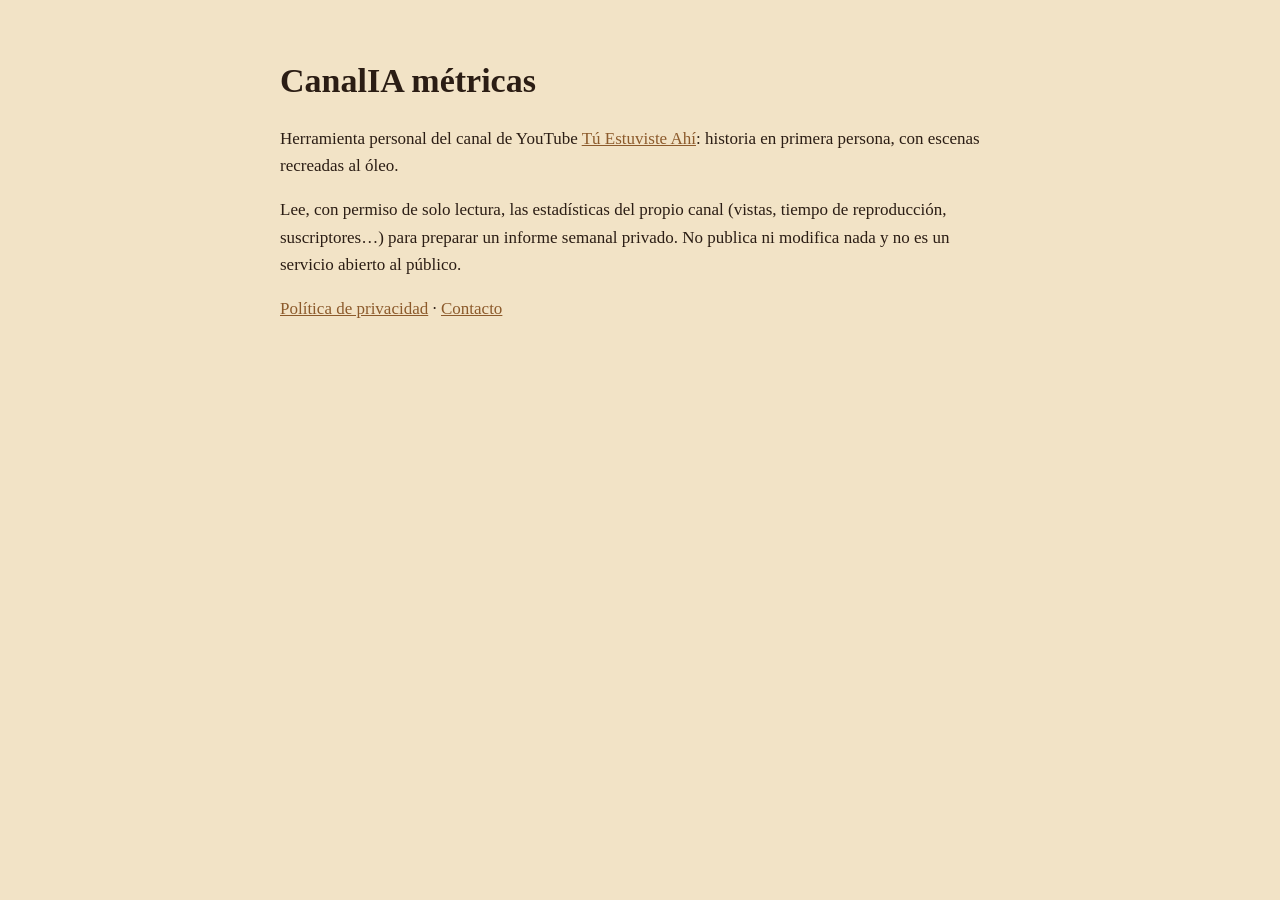
<file: index.html>
<!doctype html>
<html lang="es">
<head>
<meta charset="utf-8">
<meta name="viewport" content="width=device-width, initial-scale=1">
<title>CanalIA métricas</title>
<link rel="stylesheet" href="estilo.css">
</head>
<body>
<main>
<h1>CanalIA métricas</h1>
<p>Herramienta personal del canal de YouTube <a href="https://www.youtube.com/@tuestuviste">Tú Estuviste Ahí</a>:
historia en primera persona, con escenas recreadas al óleo.</p>
<p>Lee, con permiso de solo lectura, las estadísticas del propio canal (vistas, tiempo de reproducción, suscriptores…)
para preparar un informe semanal privado. No publica ni modifica nada y no es un servicio abierto al público.</p>
<p><a href="privacidad.html">Política de privacidad</a> · <a href="mailto:tuestuvisteahi@gmail.com">Contacto</a></p>
</main>
</body>
</html>
</file>
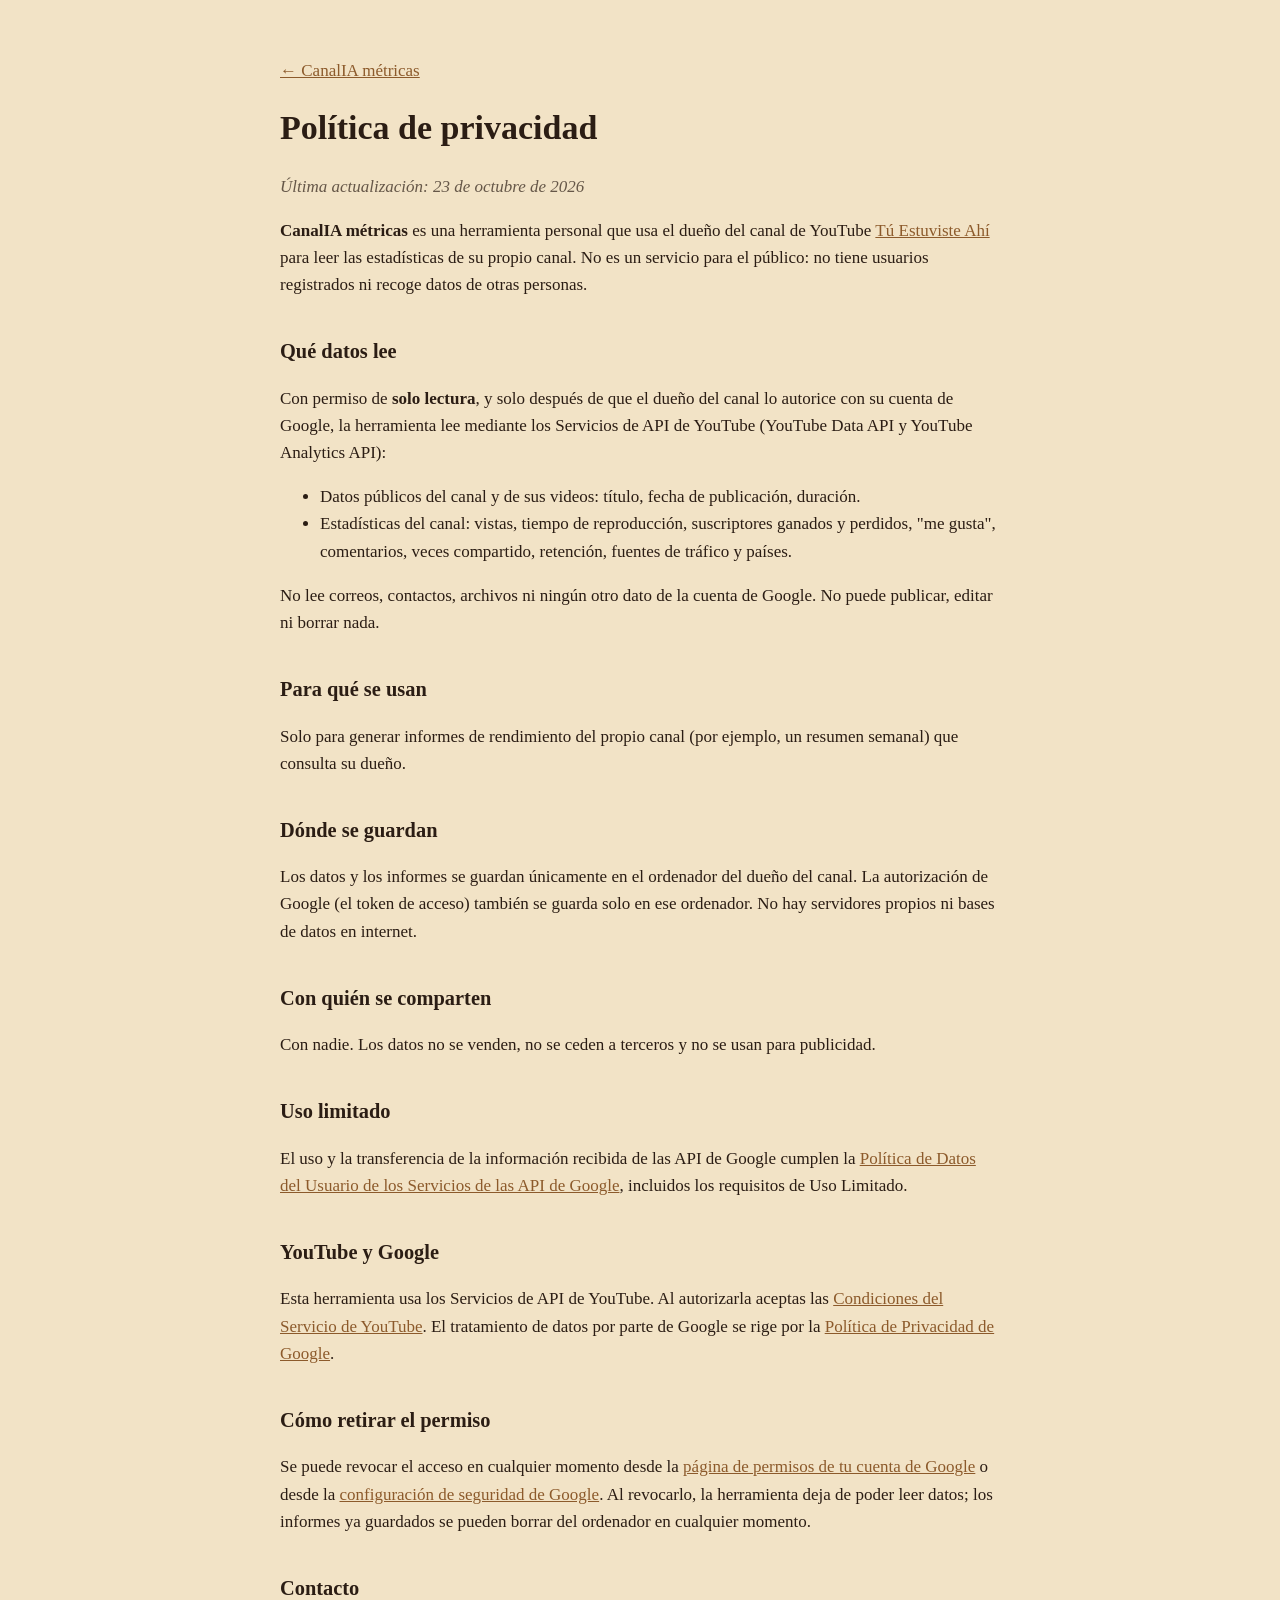
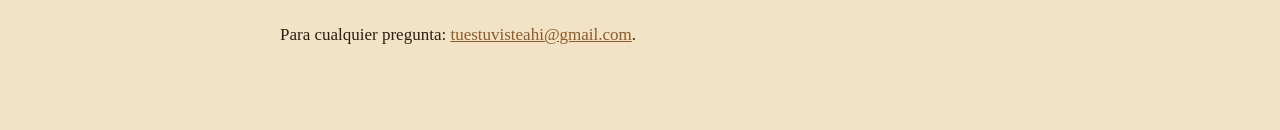
<file: privacidad.html>
<!doctype html>
<html lang="es">
<head>
<meta charset="utf-8">
<meta name="viewport" content="width=device-width, initial-scale=1">
<title>Política de privacidad · CanalIA métricas</title>
<link rel="stylesheet" href="estilo.css">
</head>
<body>
<main>
<p><a href="./">← CanalIA métricas</a></p>
<h1>Política de privacidad</h1>
<p class="fecha">Última actualización: 23 de octubre de 2026</p>

<p><strong>CanalIA métricas</strong> es una herramienta personal que usa el dueño del canal de YouTube
<a href="https://www.youtube.com/@tuestuviste">Tú Estuviste Ahí</a> para leer las estadísticas de su propio canal.
No es un servicio para el público: no tiene usuarios registrados ni recoge datos de otras personas.</p>

<h2>Qué datos lee</h2>
<p>Con permiso de <strong>solo lectura</strong>, y solo después de que el dueño del canal lo autorice con su cuenta de Google,
la herramienta lee mediante los Servicios de API de YouTube (YouTube Data API y YouTube Analytics API):</p>
<ul>
  <li>Datos públicos del canal y de sus videos: título, fecha de publicación, duración.</li>
  <li>Estadísticas del canal: vistas, tiempo de reproducción, suscriptores ganados y perdidos, "me gusta", comentarios, veces compartido,
  retención, fuentes de tráfico y países.</li>
</ul>
<p>No lee correos, contactos, archivos ni ningún otro dato de la cuenta de Google. No puede publicar, editar ni borrar nada.</p>

<h2>Para qué se usan</h2>
<p>Solo para generar informes de rendimiento del propio canal (por ejemplo, un resumen semanal) que consulta su dueño.</p>

<h2>Dónde se guardan</h2>
<p>Los datos y los informes se guardan únicamente en el ordenador del dueño del canal. La autorización de Google (el token de acceso)
también se guarda solo en ese ordenador. No hay servidores propios ni bases de datos en internet.</p>

<h2>Con quién se comparten</h2>
<p>Con nadie. Los datos no se venden, no se ceden a terceros y no se usan para publicidad.</p>

<h2>Uso limitado</h2>
<p>El uso y la transferencia de la información recibida de las API de Google cumplen la
<a href="https://developers.google.com/terms/api-services-user-data-policy">Política de Datos del Usuario de los Servicios de las API de Google</a>,
incluidos los requisitos de Uso Limitado.</p>

<h2>YouTube y Google</h2>
<p>Esta herramienta usa los Servicios de API de YouTube. Al autorizarla aceptas las
<a href="https://www.youtube.com/t/terms">Condiciones del Servicio de YouTube</a>. El tratamiento de datos por parte de Google se rige por la
<a href="https://policies.google.com/privacy">Política de Privacidad de Google</a>.</p>

<h2>Cómo retirar el permiso</h2>
<p>Se puede revocar el acceso en cualquier momento desde la
<a href="https://myaccount.google.com/permissions">página de permisos de tu cuenta de Google</a>
o desde la <a href="https://security.google.com/settings/security/permissions">configuración de seguridad de Google</a>.
Al revocarlo, la herramienta deja de poder leer datos; los informes ya guardados se pueden borrar del ordenador en cualquier momento.</p>

<h2>Contacto</h2>
<p>Para cualquier pregunta: <a href="mailto:tuestuvisteahi@gmail.com">tuestuvisteahi@gmail.com</a>.</p>
</main>
</body>
</html>
</file>
<file: estilo.css>
:root { --fondo: #F2E3C6; --texto: #2B1D14; --enlace: #8C5A2B; }
@media (prefers-color-scheme: dark) { :root { --fondo: #1a120c; --texto: #F2E3C6; --enlace: #D9A441; } }
body { margin: 0; background: var(--fondo); color: var(--texto); font: 17px/1.6 Georgia, "Times New Roman", serif; }
main { max-width: 720px; margin: 0 auto; padding: 40px 16px 64px; }
h1 { font-size: 2em; margin: 0.4em 0; }
h2 { font-size: 1.2em; margin-top: 1.8em; }
a { color: var(--enlace); }
.fecha { opacity: 0.7; font-style: italic; }
</file>
